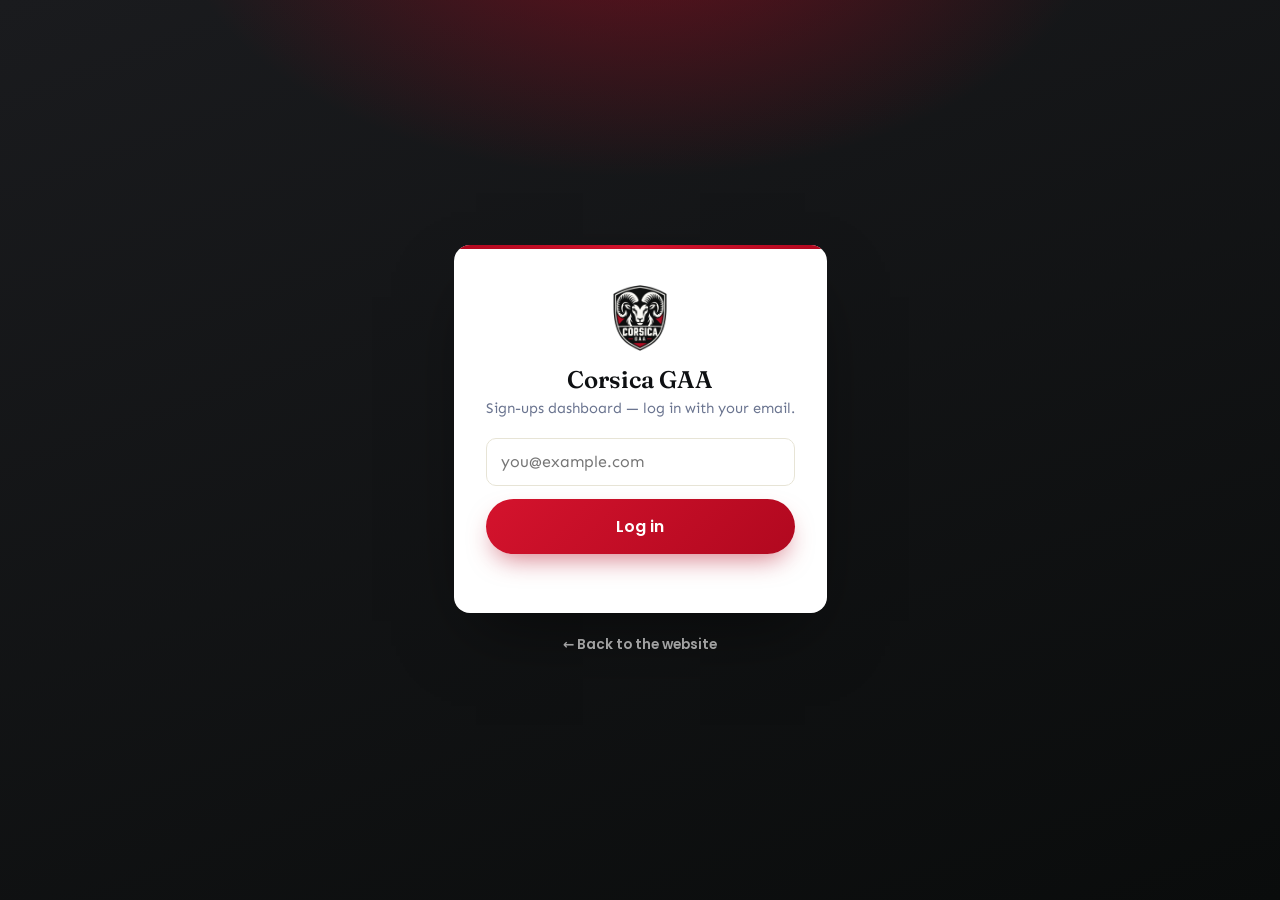
<file: admin.html>
<!DOCTYPE html>
<html lang="en">
<head>
  <meta charset="UTF-8" />
  <meta name="viewport" content="width=device-width, initial-scale=1.0" />
  <meta name="robots" content="noindex, nofollow" />
  <title>Corsica GAA — Sign-ups</title>
  <link rel="preconnect" href="https://fonts.googleapis.com" />
  <link rel="preconnect" href="https://fonts.gstatic.com" crossorigin />
  <link href="https://fonts.googleapis.com/css2?family=Fraunces:opsz,wght@9..144,500;9..144,600&family=Poppins:wght@500;600;700&family=Sen:wght@400;600;700&display=swap" rel="stylesheet" />
  <link rel="icon" type="image/png" sizes="64x64" href="/assets/favicon.png" />
  <link rel="apple-touch-icon" sizes="180x180" href="/assets/apple-touch-icon.png" />
  <style>
    :root {
      --ink:#0e1012; --body:#414b66; --muted:#6b7590;
      --brand:#b1081f; --brand-2:#d4132d; --accent:#8c0a1a; --accent-lite:#c8102e;
      --bg:#f4f2e9; --card:#ffffff; --line:#e7e4d6; --track:#eef0f6;
      --good:#1f7a3d; --font-display:"Fraunces",Georgia,serif; --font-head:"Poppins",system-ui,sans-serif; --font-body:"Sen",system-ui,sans-serif;
      --radius:16px; --shadow:0 14px 34px -16px rgba(10,12,12,.22);
    }
    * { box-sizing:border-box; }
    body { margin:0; font-family:var(--font-body); color:var(--body); background:var(--bg); -webkit-font-smoothing:antialiased; }
    h1,h2,h3 { color:var(--ink); margin:0; }
    a { color:var(--brand); }

    /* ---- Gate ---- */
    .gate {
      min-height:100vh; display:grid; place-items:center; padding:1.5rem;
      background:
        radial-gradient(760px 460px at 50% -12%, rgba(177,8,31,.55), transparent 62%),
        linear-gradient(160deg, #1a1b1e 0%, #0a0c0c 100%);
    }
    .gate-wrap { display:flex; flex-direction:column; align-items:center; }
    .gate-card { position:relative; overflow:hidden; width:min(400px,100%); background:var(--card); border-radius:var(--radius); box-shadow:0 30px 70px -22px rgba(0,0,0,.55); padding:2.5rem 2rem 2.2rem; text-align:center; }
    .gate-card::before { content:""; position:absolute; top:0; left:0; right:0; height:4px; background:linear-gradient(90deg,#b1081f,#d4132d,#b1081f); }
    .gate-back { display:inline-flex; align-items:center; gap:.4rem; margin-top:1.4rem; color:rgba(255,255,255,.72); text-decoration:none; font-family:var(--font-head); font-weight:600; font-size:.85rem; transition:color .2s; }
    .gate-back:hover { color:#fff; }
    .gate-card h1 { font-family:var(--font-display); font-weight:600; font-size:1.5rem; margin-bottom:.3rem; }
    .gate-crest { height:66px; width:auto; display:block; margin:0 auto .9rem; }
    header.bar .brand { display:flex; align-items:center; gap:.9rem; }
    header.bar .brand-crest { height:56px; width:auto; }
    .gate-card p { color:var(--muted); font-size:.92rem; margin:0 0 1.3rem; }
    .gate input { width:100%; padding:.85rem .9rem; font:inherit; border:1.5px solid var(--line); border-radius:10px; margin-bottom:.8rem; }
    .gate input:focus { outline:none; border-color:var(--brand); box-shadow:0 0 0 3px rgba(177,8,31,.15); }
    .gate button { width:100%; padding:.95rem; border:0; border-radius:999px; background:linear-gradient(135deg,var(--brand-2),var(--brand)); color:#fff; font-family:var(--font-head); font-weight:600; font-size:1rem; cursor:pointer; box-shadow:0 12px 26px -8px rgba(177,8,31,.55); transition:filter .2s, transform .12s; }
    .gate button:hover { filter:brightness(1.06); }
    .gate button:active { transform:translateY(1px); }
    .gate .err { color:#a3271a; font-size:.88rem; min-height:1.2em; margin:.4rem 0 0; }

    /* ---- Dashboard ---- */
    .wrap { max-width:1080px; margin:0 auto; padding:clamp(1.2rem,4vw,2.4rem); }
    header.bar { display:flex; align-items:center; gap:1rem; flex-wrap:wrap; margin-bottom:1.6rem; }
    header.bar h1 { font-family:var(--font-display); font-weight:600; font-size:clamp(1.5rem,4vw,2rem); }
    header.bar .sub { color:var(--muted); font-size:.9rem; }
    header.bar .actions { margin-left:auto; display:flex; gap:.5rem; }
    .btn { font-family:var(--font-head); font-weight:600; font-size:.86rem; padding:.55rem 1rem; border-radius:999px; border:1px solid var(--line); background:var(--card); color:var(--ink); cursor:pointer; text-decoration:none; display:inline-block; }
    .btn:hover { border-color:var(--brand); color:var(--brand); }
    .btn-primary { background:var(--brand); color:#fff; border-color:var(--brand); }
    .btn-primary:hover { color:#fff; background:var(--brand-2); }

    .tiles { display:grid; grid-template-columns:repeat(auto-fit,minmax(150px,1fr)); gap:1rem; margin-bottom:1.4rem; }
    .tile { background:var(--card); border:1px solid var(--line); border-radius:var(--radius); padding:1.2rem 1.3rem; box-shadow:var(--shadow); }
    .tile .k { font-family:var(--font-head); font-weight:600; font-size:.72rem; letter-spacing:.08em; text-transform:uppercase; color:var(--muted); }
    .tile .v { font-family:var(--font-display); font-weight:600; font-size:2.4rem; line-height:1.05; color:var(--ink); margin-top:.2rem; }
    .tile .d { font-size:.82rem; color:var(--muted); margin-top:.15rem; }
    .tile.accent .v { color:var(--brand); }

    .grid { display:grid; grid-template-columns:1fr 1fr; gap:1.2rem; margin-bottom:1.4rem; }
    @media (max-width:720px){ .grid { grid-template-columns:1fr; } }
    .panel { background:var(--card); border:1px solid var(--line); border-radius:var(--radius); padding:1.3rem 1.4rem; box-shadow:var(--shadow); }
    .panel h2 { font-family:var(--font-head); font-weight:700; font-size:.82rem; letter-spacing:.06em; text-transform:uppercase; color:var(--muted); margin-bottom:1rem; }

    /* horizontal magnitude bars (single hue; length = value, labels direct) */
    .bars { display:flex; flex-direction:column; gap:.7rem; }
    .row { display:grid; grid-template-columns:96px 1fr auto; align-items:center; gap:.7rem; }
    .row .lbl { font-size:.9rem; color:var(--body); }
    .row .track { height:12px; background:var(--track); border-radius:999px; overflow:hidden; }
    .row .fill { height:100%; background:linear-gradient(90deg,var(--brand-2),var(--brand)); border-radius:999px; min-width:4px; transition:width .5s cubic-bezier(.2,.7,.2,1); }
    .row .num { font-family:var(--font-head); font-weight:600; font-size:.86rem; color:var(--ink); min-width:2ch; text-align:right; }

    /* over-time columns */
    .cols { display:flex; align-items:flex-end; gap:4px; height:120px; }
    .col { flex:1; display:flex; flex-direction:column; justify-content:flex-end; align-items:center; gap:4px; height:100%; }
    .col .bar { width:100%; max-width:20px; background:linear-gradient(180deg,var(--brand-2),var(--brand)); border-radius:4px 4px 0 0; min-height:2px; transition:height .5s cubic-bezier(.2,.7,.2,1); }
    .col .cap { font-size:.62rem; color:var(--muted); white-space:nowrap; }
    .empty { color:var(--muted); font-size:.9rem; padding:1rem 0; text-align:center; }

    /* table */
    .tablewrap { background:var(--card); border:1px solid var(--line); border-radius:var(--radius); box-shadow:var(--shadow); overflow-x:auto; }
    table { border-collapse:collapse; width:100%; min-width:820px; font-size:.86rem; }
    th,td { text-align:left; padding:.7rem .85rem; border-bottom:1px solid var(--line); white-space:nowrap; }
    th { font-family:var(--font-head); font-weight:600; font-size:.72rem; letter-spacing:.05em; text-transform:uppercase; color:var(--muted); position:sticky; top:0; background:var(--card); }
    tbody tr:hover { background:#faf9f3; }
    .pill { display:inline-block; font-size:.72rem; font-weight:600; font-family:var(--font-head); padding:.15rem .5rem; border-radius:999px; background:var(--track); color:var(--brand); }
    .pill.u18 { background:#fbe4e7; color:var(--accent); }
    .hide { display:none !important; }
    .qhead { font-family:var(--font-display); font-weight:600; font-size:1.4rem; color:var(--ink); margin:2.2rem 0 1rem; display:flex; align-items:center; gap:.7rem; }
    .qhead .qactions { margin-left:auto; display:flex; gap:.5rem; flex-wrap:wrap; }
    .qhead .btn { font-size:.76rem; padding:.42rem .85rem; }
    .qhead .btn[disabled] { opacity:.6; cursor:default; }
    .qnote { font-size:.84rem; color:var(--muted); margin:-.4rem 0 .9rem; }
    .qnote a { color:var(--brand); }
    /* English translation shown under a message */
    .xl { margin-top:.5rem; padding:.5rem .65rem; background:#eef2fb; border-left:3px solid var(--brand-2); border-radius:6px; color:var(--ink); }
    .xl b { font-family:var(--font-head); font-size:.64rem; letter-spacing:.08em; color:var(--brand); margin-right:.45rem; vertical-align:middle; }
    .xl-link { display:inline-block; margin-top:.4rem; font-size:.78rem; }
    .qcount { font-family:var(--font-head); font-weight:600; font-size:.8rem; color:var(--muted); background:var(--track); padding:.15rem .55rem; border-radius:999px; vertical-align:middle; margin-left:.4rem; }
    .qsub { font-family:var(--font-body); font-weight:400; font-size:.86rem; color:var(--muted); }
    .msgtable td.msg, .msgtable th.msg { white-space:normal; min-width:280px; max-width:520px; }
    footer { color:var(--muted); font-size:.78rem; text-align:center; margin:1.6rem 0 0; }
  </style>
</head>
<body>
  <!-- ===== Desktop-only notice ===== -->
  <section class="gate hide" id="deskonly">
    <div class="gate-wrap">
      <div class="gate-card">
        <img class="gate-crest" src="/assets/crest.png" alt="Corsica GAA crest" onerror="this.style.display='none'" />
        <h1>Corsica GAA</h1>
        <p>The sign-ups dashboard is available on <strong>desktop only</strong>.<br/>Please open this page on a computer.</p>
      </div>
      <a class="gate-back" href="/">&larr; Back to the website</a>
    </div>
  </section>

  <!-- ===== Login gate ===== -->
  <section class="gate" id="gate">
    <div class="gate-wrap">
      <form class="gate-card" id="gate-form">
        <img class="gate-crest" src="/assets/crest.png" alt="Corsica GAA crest" onerror="this.style.display='none'" />
        <h1>Corsica GAA</h1>
        <p>Sign-ups dashboard — log in with your email.</p>
        <input type="email" id="email" autocomplete="email" autocapitalize="none" spellcheck="false" placeholder="you@example.com" required />
        <button type="submit">Log in</button>
        <p class="err" id="gate-err"></p>
      </form>
      <a class="gate-back" href="/">&larr; Back to the website</a>
    </div>
  </section>

  <!-- ===== Dashboard ===== -->
  <main class="wrap hide" id="dash">
    <header class="bar">
      <div class="brand">
        <img class="brand-crest" src="/assets/crest.png" alt="Corsica GAA crest" onerror="this.style.display='none'" />
        <div>
          <h1>Welcome to Corsica GAA</h1>
          <div class="sub">Sign-ups dashboard · <span id="updated"></span></div>
        </div>
      </div>
      <div class="actions">
        <a class="btn" href="/">View site &#8599;</a>
        <button class="btn" id="refresh">Refresh</button>
        <button class="btn" id="csv">Export sign-ups</button>
        <button class="btn" id="logout">Log out</button>
      </div>
    </header>

    <div class="tiles" id="tiles"></div>

    <div class="grid">
      <div class="panel">
        <h2>Sign-ups over time · last 14 days</h2>
        <div id="overtime"></div>
      </div>
      <div class="panel">
        <h2>Sport interest</h2>
        <div class="bars" id="sports"></div>
      </div>
      <div class="panel">
        <h2>Registering as</h2>
        <div class="bars" id="roles"></div>
      </div>
      <div class="panel">
        <h2>Page language</h2>
        <div class="bars" id="langs"></div>
      </div>
    </div>

    <div class="tablewrap">
      <table id="table">
        <thead><tr>
          <th>When</th><th>Name</th><th>Email</th><th>Phone</th><th>Role</th>
          <th>Sports</th><th>DOB</th><th>U18</th><th>Player (U18)</th><th>Lang</th><th>Consent</th>
        </tr></thead>
        <tbody id="tbody"></tbody>
      </table>
    </div>

    <h2 class="qhead">Questions <span class="qcount" id="msg-count">0</span>
      <span class="qactions">
        <button class="btn btn-primary" id="msg-translate" type="button">Translate to English</button>
        <button class="btn" id="msg-export" type="button">Export CSV</button>
      </span>
    </h2>
    <p class="qnote" id="msg-note" hidden></p>
    <div class="tablewrap">
      <table class="msgtable">
        <thead><tr><th>When</th><th>Name</th><th>Email</th><th>Lang</th><th class="msg">Message</th></tr></thead>
        <tbody id="msg-tbody"></tbody>
      </table>
    </div>

    <h2 class="qhead">Mailing list <span class="qcount" id="sub-count">0</span> <span class="qsub">emails left in the pop-up shown when visitors leave the site</span> <span class="qactions"><button class="btn" id="sub-export" type="button">Export CSV</button></span></h2>
    <div class="tablewrap">
      <table>
        <thead><tr><th>When</th><th>Email</th><th>Language</th></tr></thead>
        <tbody id="sub-tbody"></tbody>
      </table>
    </div>

    <footer>Personal data — keep this page private. Sign-ups, questions and subscribers are stored on your Vercel database.</footer>
  </main>

  <script>
  (function () {
    var K_USER = "vg_admin_user", K_KEY = "vg_admin_key";
    var gate = document.getElementById("gate");
    var dash = document.getElementById("dash");
    var deskonly = document.getElementById("deskonly");
    var items = [], msgs = [], subs = [];
    var authed = false;

    function esc(s){ return String(s==null?"":s).replace(/[&<>"]/g,function(c){return {"&":"&amp;","<":"&lt;",">":"&gt;",'"':"&quot;"}[c];}); }

    async function load(user, pw) {
      var res = await fetch("/api/submissions", { headers: { "x-admin-user": user, "x-admin-key": pw } });
      if (res.status === 401) throw new Error("That email isn't on the access list.");
      if (!res.ok) throw new Error("Couldn't load (error " + res.status + ").");
      var json = await res.json();
      return json.items || [];
    }

    function fmtDate(iso){ var d=new Date(iso); if(isNaN(d)) return ""; return d.toLocaleDateString(undefined,{day:"2-digit",month:"short"})+" "+d.toLocaleTimeString(undefined,{hour:"2-digit",minute:"2-digit"}); }

    function tile(k,v,d,accent){ return '<div class="tile'+(accent?" accent":"")+'"><div class="k">'+k+'</div><div class="v">'+v+'</div>'+(d?'<div class="d">'+d+'</div>':'')+'</div>'; }

    function bars(el, rows){
      var max = Math.max(1, Math.max.apply(null, rows.map(function(r){return r.value;})));
      el.innerHTML = rows.map(function(r){
        var pct = Math.round((r.value/max)*100);
        return '<div class="row"><span class="lbl">'+esc(r.label)+'</span>'+
               '<span class="track"><span class="fill" style="width:'+pct+'%"></span></span>'+
               '<span class="num">'+r.value+'</span></div>';
      }).join("");
    }

    function overtime(el, list){
      var days=[], now=new Date(); now.setHours(0,0,0,0);
      for (var i=13;i>=0;i--){ var d=new Date(now); d.setDate(now.getDate()-i); days.push({d:d,c:0}); }
      list.forEach(function(it){
        var t=new Date(it.received_at); if(isNaN(t)) return; t.setHours(0,0,0,0);
        for (var j=0;j<days.length;j++){ if(days[j].d.getTime()===t.getTime()){ days[j].c++; break; } }
      });
      var max=Math.max(1, Math.max.apply(null, days.map(function(x){return x.c;})));
      el.innerHTML = '<div class="cols">'+days.map(function(x){
        var h=Math.round((x.c/max)*100);
        var cap=(x.d.getDate()===1||x.d.getDay()===1)?x.d.toLocaleDateString(undefined,{day:"numeric",month:"short"}):"";
        return '<div class="col" title="'+x.d.toDateString()+': '+x.c+'"><div class="bar" style="height:'+h+'%"></div><div class="cap">'+cap+'</div></div>';
      }).join("")+'</div>';
    }

    function countBy(list, fn){ var m={}; list.forEach(function(it){ var k=fn(it); if(k==null) return; m[k]=(m[k]||0)+1; }); return m; }

    // Stat tiles. "Total sign-ups" = registration form + mailing list (the
    // pop-up), with the split underneath. Re-run whenever either list loads.
    function renderTiles(){
      var list = items, weekAgo = Date.now() - 7*24*3600*1000;
      var inWeek = function(it){ return new Date(it.received_at).getTime() >= weekAgo; };
      var total = list.length + subs.length;
      var thisWeek = list.filter(inWeek).length + subs.filter(inWeek).length;
      var players = list.filter(function(it){ return it.role==="player"; }).length;
      var u18 = list.filter(function(it){ return it.registering_for_u18==="yes"; }).length;
      document.getElementById("updated").textContent =
        list.length + " registered · " + subs.length + " on the mailing list · updated " + new Date().toLocaleTimeString();
      document.getElementById("tiles").innerHTML =
        tile("Total sign-ups", total, list.length + " registered · " + subs.length + " mailing list", true) +
        tile("This week", thisWeek, "last 7 days, both lists") +
        tile("Players", players, "of " + list.length + " registered") +
        tile("Under-18", u18, "parent-registered");
    }

    function render(list){
      items = list;
      renderTiles();

      overtime(document.getElementById("overtime"), list);

      var sportsMap = {"gaelic-football":0,"hurling":0,"camogie":0,"handball":0,"rounders":0,"not-sure":0};
      list.forEach(function(it){ (it.sports_interested||[]).forEach(function(s){ if(s in sportsMap) sportsMap[s]++; }); });
      bars(document.getElementById("sports"), [
        {label:"Football", value:sportsMap["gaelic-football"]},
        {label:"Hurling", value:sportsMap["hurling"]},
        {label:"Camogie", value:sportsMap["camogie"]},
        {label:"Handball", value:sportsMap["handball"]},
        {label:"Rounders", value:sportsMap["rounders"]},
        {label:"Not sure", value:sportsMap["not-sure"]},
      ]);

      var roleMap = countBy(list, function(it){ return it.role||"—"; });
      bars(document.getElementById("roles"), [
        {label:"Player", value:roleMap["player"]||0},
        {label:"Social", value:roleMap["social"]||0},
        {label:"Volunteer", value:roleMap["administrator"]||0},
      ]);

      var langMap = countBy(list, function(it){ return (it.page_language||"").toLowerCase(); });
      bars(document.getElementById("langs"), [
        {label:"English", value:langMap["en"]||0},
        {label:"Français", value:langMap["fr"]||0},
        {label:"Corsu", value:langMap["co"]||0},
      ]);

      var tb = document.getElementById("tbody");
      if (!list.length) { tb.innerHTML = '<tr><td colspan="11" class="empty">No sign-ups yet.</td></tr>'; return; }
      tb.innerHTML = list.map(function(it){
        return '<tr>'+
          '<td>'+esc(fmtDate(it.received_at))+'</td>'+
          '<td>'+esc(it.contact_name)+'</td>'+
          '<td><a href="mailto:'+esc(it.email)+'">'+esc(it.email)+'</a></td>'+
          '<td>'+esc(it.contact_number)+'</td>'+
          '<td>'+esc(it.role)+'</td>'+
          '<td>'+esc((it.sports_interested||[]).join(", "))+'</td>'+
          '<td>'+esc(it.date_of_birth)+'</td>'+
          '<td>'+(it.registering_for_u18==="yes"?'<span class="pill u18">U18</span>':'')+'</td>'+
          '<td>'+esc(it.player_name)+(it.player_dob?' ('+esc(it.player_dob)+')':'')+'</td>'+
          '<td><span class="pill">'+esc((it.page_language||"").toUpperCase())+'</span></td>'+
          '<td>'+esc(it.consent)+'</td>'+
        '</tr>';
      }).join("");
    }

    var SIGNUP_COLS = ["received_at","contact_name","email","contact_number","role","sports_interested","date_of_birth","registering_for_u18","player_name","player_dob","page_language","consent"];
    var MSG_COLS = ["received_at","name","email","message","message_en","page_language"];
    var SUB_COLS = ["received_at","email","page_language"];

    // CSV with a leading "#" column. Rows are ordered oldest → newest and
    // numbered 1..N, so a person's number stays the same as new entries arrive.
    function toCSV(list, cols){
      var head = ["#"].concat(cols).join(",");
      var ordered = list.slice().sort(function(a,b){
        return (new Date(a.received_at).getTime()||0) - (new Date(b.received_at).getTime()||0);
      });
      var rows = ordered.map(function(it, i){
        return [String(i+1)].concat(cols.map(function(c){
          var v = it[c]; if (Array.isArray(v)) v = v.join("; ");
          v = String(v==null?"":v).replace(/"/g,'""');
          return '"'+v+'"';
        })).join(",");
      });
      return head+"\n"+rows.join("\n");
    }

    function download(list, cols, filename){
      if (!list || !list.length) { return; }
      var blob = new Blob([toCSV(list, cols)], {type:"text/csv;charset=utf-8"});
      var url = URL.createObjectURL(blob);
      var a = document.createElement("a");
      a.href = url; a.download = filename; a.click();
      setTimeout(function(){ URL.revokeObjectURL(url); }, 1000);
    }

    function isDesktop(){ return window.matchMedia("(min-width: 900px)").matches; }
    function ui(){
      if (!isDesktop()){ deskonly.classList.remove("hide"); gate.classList.add("hide"); dash.classList.add("hide"); return; }
      deskonly.classList.add("hide");
      if (authed){ gate.classList.add("hide"); dash.classList.remove("hide"); }
      else { gate.classList.remove("hide"); dash.classList.add("hide"); }
    }

    async function loadMessages(user, pw){
      try {
        var res = await fetch("/api/messages", { headers: { "x-admin-user": user, "x-admin-key": pw } });
        if (!res.ok) return;
        var json = await res.json();
        renderMessages(json.items || []);
      } catch (e) {}
    }
    // --- Translation of questions (English shown under the original) ---
    var translations = {};   // message key -> English text, filled by /api/translate
    var showEn = false;      // toggle state of the Translate button
    var gtFallback = false;  // API not configured: offer Google Translate links instead
    function msgKey(it){ return it.id || (it.received_at + "|" + it.email); }

    function renderMessages(list){
      msgs = list;
      var count = document.getElementById("msg-count");
      if (count) count.textContent = list.length;
      var tb = document.getElementById("msg-tbody");
      if (!list.length) { tb.innerHTML = '<tr><td colspan="5" class="empty">No questions yet.</td></tr>'; return; }
      tb.innerHTML = list.map(function(it){
        var en = translations[msgKey(it)];
        var extra = "";
        if (showEn && en) extra = '<div class="xl"><b>EN</b>'+esc(en)+'</div>';
        else if (gtFallback) extra = '<a class="xl-link" target="_blank" rel="noopener" href="https://translate.google.com/?sl=auto&tl=en&op=translate&text='+encodeURIComponent(it.message||"")+'">Open in Google Translate &#8599;</a>';
        return '<tr>'+
          '<td>'+esc(fmtDate(it.received_at))+'</td>'+
          '<td>'+esc(it.name)+'</td>'+
          '<td><a href="mailto:'+esc(it.email)+'">'+esc(it.email)+'</a></td>'+
          '<td><span class="pill">'+esc((it.page_language||"").toUpperCase())+'</span></td>'+
          '<td class="msg">'+esc(it.message)+extra+'</td>'+
        '</tr>';
      }).join("");
    }

    function setNote(html){ var n = document.getElementById("msg-note"); n.innerHTML = html || ""; n.hidden = !html; }
    function setTranslateBtn(){ var b = document.getElementById("msg-translate"); b.disabled = false; b.textContent = showEn ? "Hide translations" : "Translate to English"; }

    async function translateMessages(){
      var btn = document.getElementById("msg-translate");
      if (showEn) { showEn = false; setTranslateBtn(); renderMessages(msgs); return; }
      var todo = msgs.filter(function(it){ return (it.message||"").trim() && !translations[msgKey(it)]; });
      if (!todo.length) { showEn = true; setTranslateBtn(); renderMessages(msgs); return; }

      btn.disabled = true; btn.textContent = "Translating…"; setNote("");
      var u = sessionStorage.getItem(K_USER), p = sessionStorage.getItem(K_KEY);
      try {
        var res = await fetch("/api/translate", {
          method: "POST",
          headers: { "Content-Type": "application/json", "x-admin-user": u || "", "x-admin-key": p || "" },
          body: JSON.stringify({ items: todo.map(function(it){ return { id: msgKey(it), text: it.message }; }) }),
        });
        var json = {}; try { json = await res.json(); } catch(e){}
        if (res.status === 503 && /not configured/.test(json.error||"")) {
          gtFallback = true;
          setNote('Automatic translation isn\'t set up yet: add an <code>ANTHROPIC_API_KEY</code> environment variable in Vercel and redeploy (see ADMIN-SETUP.md). Until then, each message has a Google Translate link.');
          setTranslateBtn(); renderMessages(msgs); return;
        }
        if (!res.ok || !json.ok) throw new Error(json.error || ("error " + res.status));
        Object.keys(json.translations || {}).forEach(function(k){ translations[k] = json.translations[k]; });
        showEn = true; setTranslateBtn(); renderMessages(msgs);
      } catch (e) {
        setNote("Translation failed (" + esc(e.message || "unknown error") + "). Please try again.");
        setTranslateBtn();
      }
    }

    async function loadSubscribers(user, pw){
      try {
        var res = await fetch("/api/subscribers", { headers: { "x-admin-user": user, "x-admin-key": pw } });
        if (!res.ok) return;
        var json = await res.json();
        renderSubscribers(json.items || []);
      } catch (e) {}
    }
    function renderSubscribers(list){
      subs = list;
      renderTiles();
      var count = document.getElementById("sub-count");
      if (count) count.textContent = list.length;
      var tb = document.getElementById("sub-tbody");
      if (!list.length) { tb.innerHTML = '<tr><td colspan="3" class="empty">No subscribers yet.</td></tr>'; return; }
      tb.innerHTML = list.map(function(it){
        return '<tr>'+
          '<td>'+esc(fmtDate(it.received_at))+'</td>'+
          '<td><a href="mailto:'+esc(it.email)+'">'+esc(it.email)+'</a></td>'+
          '<td><span class="pill">'+esc((it.page_language||"").toUpperCase())+'</span></td>'+
        '</tr>';
      }).join("");
    }

    async function attempt(user, pw, errEl){
      try {
        var list = await load(user, pw);
        authed = true;
        try { sessionStorage.setItem(K_USER, user); sessionStorage.setItem(K_KEY, pw); } catch(e){}
        ui(); render(list); loadMessages(user, pw); loadSubscribers(user, pw);
      } catch (e) {
        authed = false;
        if (errEl) errEl.textContent = e.message || "Something went wrong.";
        try { sessionStorage.removeItem(K_USER); sessionStorage.removeItem(K_KEY); } catch(_){}
      }
    }

    document.getElementById("gate-form").addEventListener("submit", function(e){
      e.preventDefault();
      var email = document.getElementById("email").value.trim().toLowerCase();
      document.getElementById("gate-err").textContent = "";
      if (email) attempt(email, email, document.getElementById("gate-err"));
    });
    document.getElementById("refresh").addEventListener("click", function(){
      var u = sessionStorage.getItem(K_USER), p = sessionStorage.getItem(K_KEY);
      if (u && p) attempt(u, p, null);
    });
    document.getElementById("csv").addEventListener("click", function(){ download(items, SIGNUP_COLS, "verona-gaa-signups.csv"); });
    document.getElementById("msg-export").addEventListener("click", function(){
      var withEn = msgs.map(function(it){ return Object.assign({}, it, { message_en: translations[msgKey(it)] || "" }); });
      download(withEn, MSG_COLS, "verona-gaa-questions.csv");
    });
    document.getElementById("msg-translate").addEventListener("click", translateMessages);
    document.getElementById("sub-export").addEventListener("click", function(){ download(subs, SUB_COLS, "verona-gaa-mailing-list.csv"); });
    document.getElementById("logout").addEventListener("click", function(){
      authed = false;
      try { sessionStorage.removeItem(K_USER); sessionStorage.removeItem(K_KEY); } catch(e){}
      var ef = document.getElementById("email"); if (ef) ef.value = "";
      ui();
    });
    window.addEventListener("resize", ui);

    // Resume an existing session on load (desktop only).
    var su=null, sp=null;
    try { su = sessionStorage.getItem(K_USER); sp = sessionStorage.getItem(K_KEY); } catch(e){}
    if (su && sp) attempt(su, sp, null);
    ui();
  })();
  </script>
</body>
</html>
</file>
